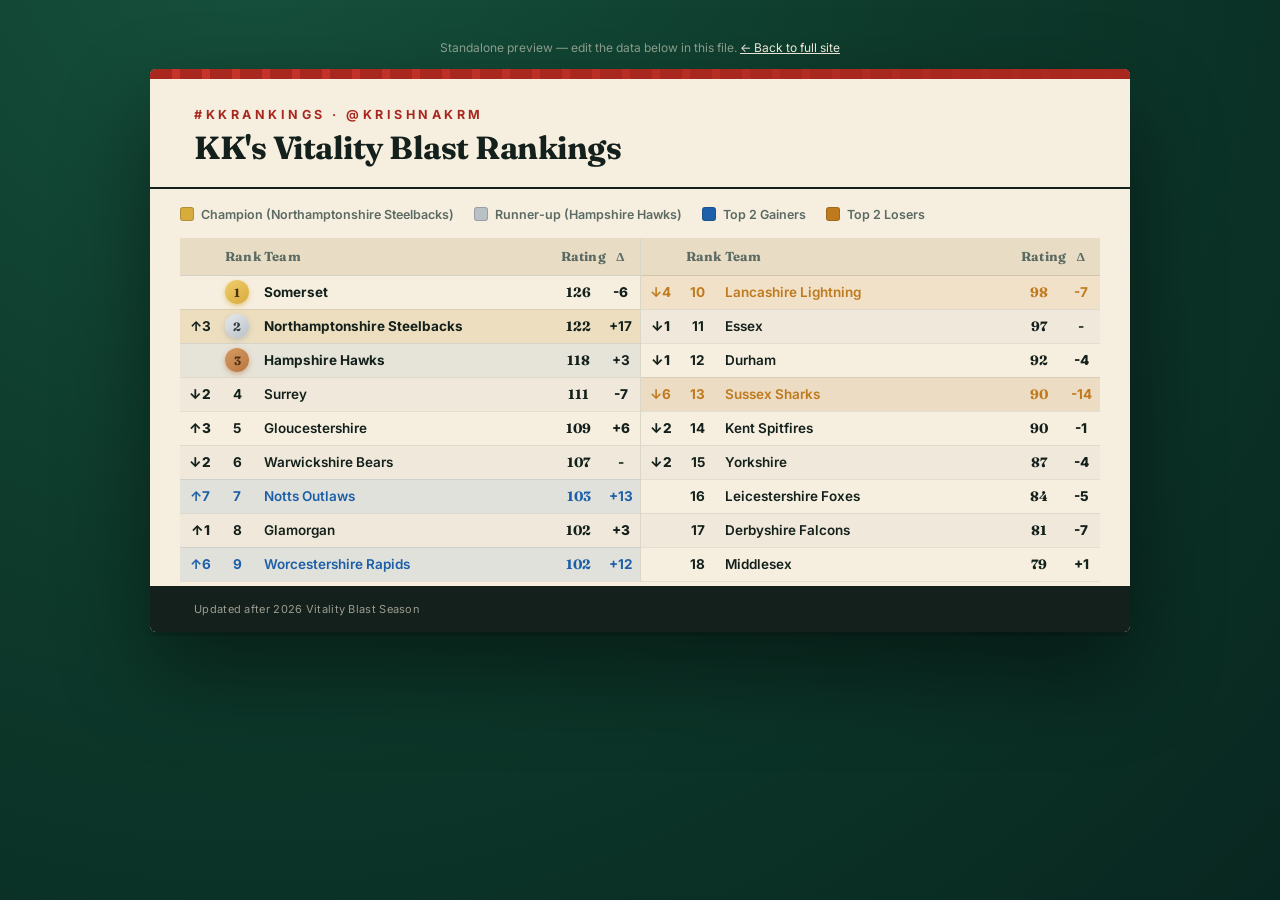
<file: blast.html>
<!DOCTYPE html>
<html lang="en">
<head>
<meta charset="UTF-8">
<meta name="viewport" content="width=device-width, initial-scale=1.0">
<title>KK's Vitality Blast Rankings</title>
<link href="https://fonts.googleapis.com/css2?family=Fraunces:opsz,wght@9..144,500;9..144,600;9..144,700;9..144,900&family=Inter:wght@400;500;600;700;800&display=swap" rel="stylesheet">
<link rel="stylesheet" href="domestic-theme.css">
</head>
<body class="domestic-page-body">
<div style="width:100%;max-width:1240px;">
  <div class="domestic-standalone-note">Standalone preview — edit the data below in this file. <a href="index.html">← Back to full site</a></div>
  <div id="domesticboard"></div>
</div>

<!-- ============================================================
     EDIT THE RANKINGS DATA BELOW.
     Each row: rank, team, rating, delta (rating point change, e.g. "+13","-1","-"),
     arrow (position movement text, e.g. "↑6","↓3", or "" for no change),
     rowClass: "champion" | "runner-up" | "gainer" | "loser" | null
     ============================================================ -->
<script type="application/json" id="rankingsData" data-prefix="blast">
{
  "title": "KK's Vitality Blast Rankings",
  "subtitle": "Updated after 2026 Vitality Blast Season",
  "championBorder": false,
  "maxCols": 2,
  "legend": [
    { "type":"plain", "color":"var(--gold)", "label":"Champion (Northamptonshire Steelbacks)" },
    { "type":"plain", "color":"var(--silver)", "label":"Runner-up (Hampshire Hawks)" },
    { "type":"plain", "color":"var(--up)", "label":"Top 2 Gainers" },
    { "type":"plain", "color":"var(--down)", "label":"Top 2 Losers" }
  ],
  "rows": [
    { "rank":1,  "team":"Somerset",                    "rating":126, "delta":"-6",  "arrow":""   },
    { "rank":2,  "team":"Northamptonshire Steelbacks",  "rating":122, "delta":"+17", "arrow":"↑3", "rowClass":"champion" },
    { "rank":3,  "team":"Hampshire Hawks",              "rating":118, "delta":"+3",  "arrow":"",   "rowClass":"runner-up" },
    { "rank":4,  "team":"Surrey",                       "rating":111, "delta":"-7",  "arrow":"↓2" },
    { "rank":5,  "team":"Gloucestershire",              "rating":109, "delta":"+6",  "arrow":"↑3" },
    { "rank":6,  "team":"Warwickshire Bears",           "rating":107, "delta":"-",   "arrow":"↓2" },
    { "rank":7,  "team":"Notts Outlaws",                "rating":103, "delta":"+13", "arrow":"↑7", "rowClass":"gainer" },
    { "rank":8,  "team":"Glamorgan",                    "rating":102, "delta":"+3",  "arrow":"↑1" },
    { "rank":9,  "team":"Worcestershire Rapids",        "rating":102, "delta":"+12", "arrow":"↑6", "rowClass":"gainer" },
    { "rank":10, "team":"Lancashire Lightning",         "rating":98,  "delta":"-7",  "arrow":"↓4", "rowClass":"loser" },
    { "rank":11, "team":"Essex",                        "rating":97,  "delta":"-",   "arrow":"↓1" },
    { "rank":12, "team":"Durham",                       "rating":92,  "delta":"-4",  "arrow":"↓1" },
    { "rank":13, "team":"Sussex Sharks",                "rating":90,  "delta":"-14", "arrow":"↓6", "rowClass":"loser" },
    { "rank":14, "team":"Kent Spitfires",                "rating":90,  "delta":"-1",  "arrow":"↓2" },
    { "rank":15, "team":"Yorkshire",                     "rating":87,  "delta":"-4",  "arrow":"↓2" },
    { "rank":16, "team":"Leicestershire Foxes",          "rating":84,  "delta":"-5",  "arrow":""   },
    { "rank":17, "team":"Derbyshire Falcons",            "rating":81,  "delta":"-7",  "arrow":""   },
    { "rank":18, "team":"Middlesex",                     "rating":79,  "delta":"+1",  "arrow":""   }
  ]
}
</script>

<script src="domestic-rankings.js"></script>
</body>
</html>
</file>
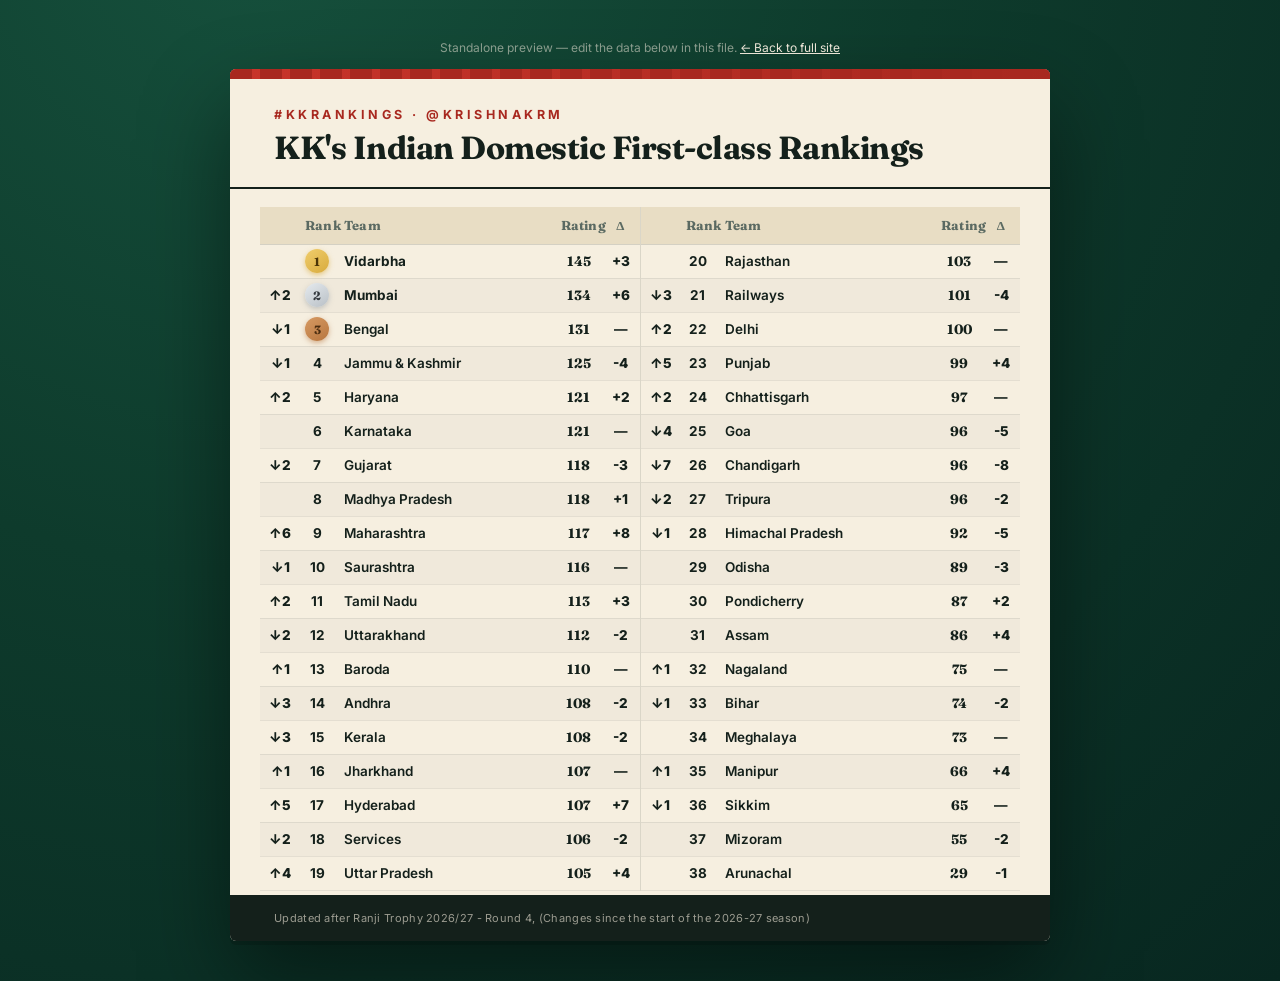
<file: ranji.html>
<!DOCTYPE html>
<html lang="en">
<head>
<meta charset="UTF-8">
<meta name="viewport" content="width=device-width, initial-scale=1.0">
<title>KK's Indian Domestic First-class Rankings</title>
<link href="https://fonts.googleapis.com/css2?family=Fraunces:opsz,wght@9..144,500;9..144,600;9..144,700;9..144,900&family=Inter:wght@400;500;600;700;800&display=swap" rel="stylesheet">
<link rel="stylesheet" href="domestic-theme.css">
</head>
<body class="domestic-page-body">
<div style="width:820px;max-width:100%;">
  <div class="domestic-standalone-note">Standalone preview — edit the data below in this file. <a href="index.html">← Back to full site</a></div>
  <div id="domesticboard"></div>
</div>

<!-- ============================================================
     EDIT THE RANKINGS DATA BELOW.
     Each row: rank, team, rating, delta (rating point change, e.g. "+13","-1","—"),
     arrow (position movement text, e.g. "↑6","↓3", or "" for no change),
     rowClass: "champion" | "runner-up" | "gainer" | "loser" | null
     ============================================================ -->
<script type="application/json" id="rankingsData" data-prefix="ranji">
{
  "title": "KK's Indian Domestic First-class Rankings",
  "subtitle": "Updated after Ranji Trophy 2026/27 - Round 4, (Changes since the start of the 2026-27 season)",
  "championBorder": false,
  "legend": [],
  "rows": [
    { "rank":1, "team":"Vidarbha", "rating":145, "delta":"+3", "arrow":"" },
    { "rank":2, "team":"Mumbai", "rating":134, "delta":"+6", "arrow":"↑2" },
    { "rank":3, "team":"Bengal", "rating":131, "delta":"—", "arrow":"↓1" },
    { "rank":4, "team":"Jammu & Kashmir", "rating":125, "delta":"-4", "arrow":"↓1" },
    { "rank":5, "team":"Haryana", "rating":121, "delta":"+2", "arrow":"↑2" },
    { "rank":6, "team":"Karnataka", "rating":121, "delta":"—", "arrow":"" },
    { "rank":7, "team":"Gujarat", "rating":118, "delta":"-3", "arrow":"↓2" },
    { "rank":8, "team":"Madhya Pradesh", "rating":118, "delta":"+1", "arrow":"" },
    { "rank":9, "team":"Maharashtra", "rating":117, "delta":"+8", "arrow":"↑6" },
    { "rank":10, "team":"Saurashtra", "rating":116, "delta":"—", "arrow":"↓1" },
    { "rank":11, "team":"Tamil Nadu", "rating":113, "delta":"+3", "arrow":"↑2" },
    { "rank":12, "team":"Uttarakhand", "rating":112, "delta":"-2", "arrow":"↓2" },
    { "rank":13, "team":"Baroda", "rating":110, "delta":"—", "arrow":"↑1" },
    { "rank":14, "team":"Andhra", "rating":108, "delta":"-2", "arrow":"↓3" },
    { "rank":15, "team":"Kerala", "rating":108, "delta":"-2", "arrow":"↓3" },
    { "rank":16, "team":"Jharkhand", "rating":107, "delta":"—", "arrow":"↑1" },
    { "rank":17, "team":"Hyderabad", "rating":107, "delta":"+7", "arrow":"↑5" },
    { "rank":18, "team":"Services", "rating":106, "delta":"-2", "arrow":"↓2" },
    { "rank":19, "team":"Uttar Pradesh", "rating":105, "delta":"+4", "arrow":"↑4" },
    { "rank":20, "team":"Rajasthan", "rating":103, "delta":"—", "arrow":"" },
    { "rank":21, "team":"Railways", "rating":101, "delta":"-4", "arrow":"↓3" },
    { "rank":22, "team":"Delhi", "rating":100, "delta":"—", "arrow":"↑2" },
    { "rank":23, "team":"Punjab", "rating":99, "delta":"+4", "arrow":"↑5" },
    { "rank":24, "team":"Chhattisgarh", "rating":97, "delta":"—", "arrow":"↑2" },
    { "rank":25, "team":"Goa", "rating":96, "delta":"-5", "arrow":"↓4" },
    { "rank":26, "team":"Chandigarh", "rating":96, "delta":"-8", "arrow":"↓7" },
    { "rank":27, "team":"Tripura", "rating":96, "delta":"-2", "arrow":"↓2" },
    { "rank":28, "team":"Himachal Pradesh", "rating":92, "delta":"-5", "arrow":"↓1" },
    { "rank":29, "team":"Odisha", "rating":89, "delta":"-3", "arrow":"" },
    { "rank":30, "team":"Pondicherry", "rating":87, "delta":"+2", "arrow":"" },
    { "rank":31, "team":"Assam", "rating":86, "delta":"+4", "arrow":"" },
    { "rank":32, "team":"Nagaland", "rating":75, "delta":"—", "arrow":"↑1" },
    { "rank":33, "team":"Bihar", "rating":74, "delta":"-2", "arrow":"↓1" },
    { "rank":34, "team":"Meghalaya", "rating":73, "delta":"—", "arrow":"" },
    { "rank":35, "team":"Manipur", "rating":66, "delta":"+4", "arrow":"↑1" },
    { "rank":36, "team":"Sikkim", "rating":65, "delta":"—", "arrow":"↓1" },
    { "rank":37, "team":"Mizoram", "rating":55, "delta":"-2", "arrow":"" },
    { "rank":38, "team":"Arunachal", "rating":29, "delta":"-1", "arrow":"" }
  ]
}
</script>

<script src="domestic-rankings.js"></script>
</body>
</html>
</file>
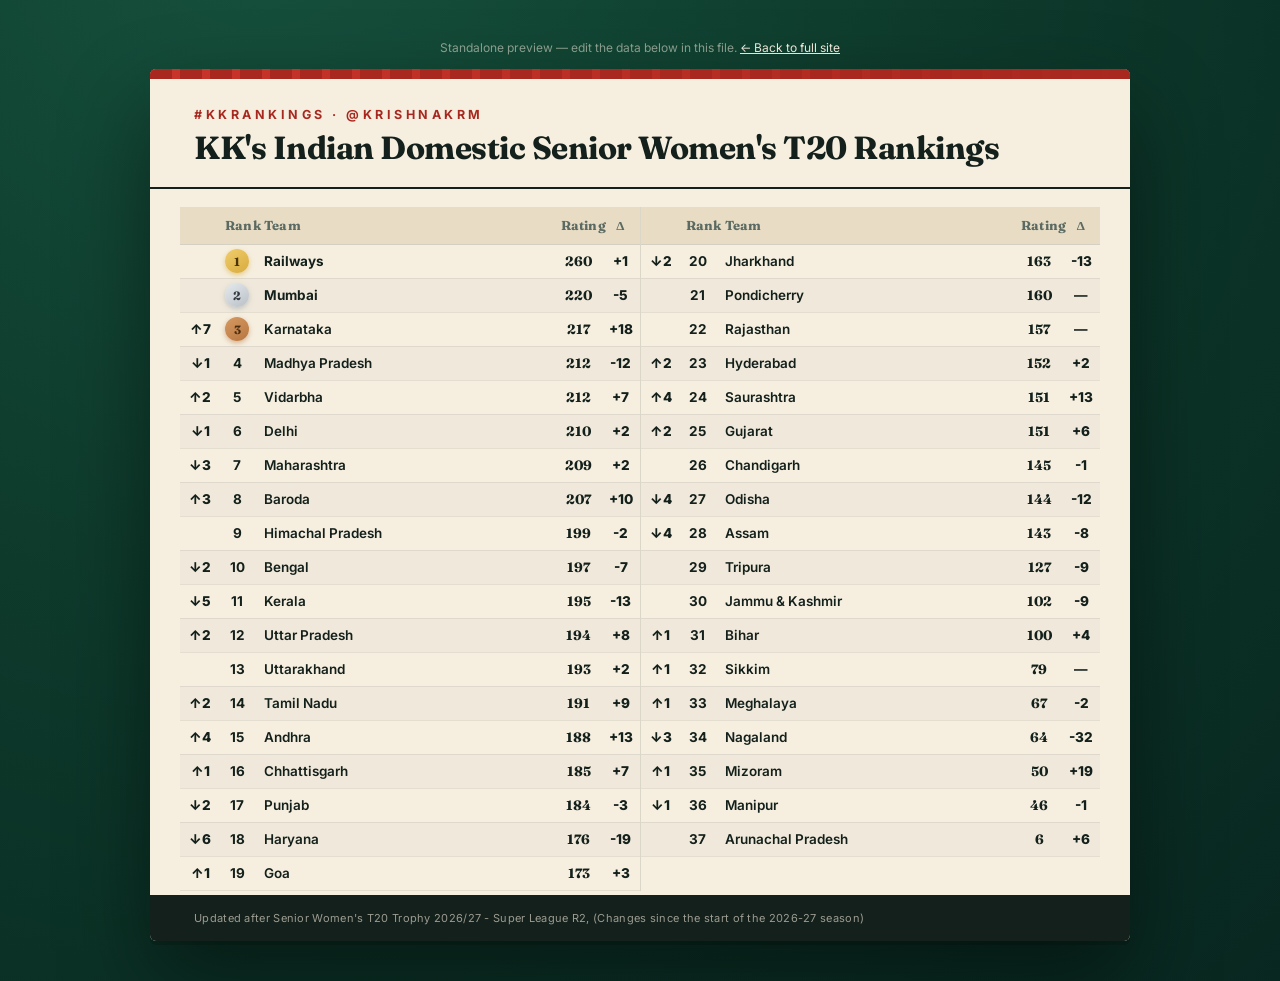
<file: senior-womens-t20.html>
<!DOCTYPE html>
<html lang="en">
<head>
<meta charset="UTF-8">
<meta name="viewport" content="width=device-width, initial-scale=1.0">
<title>KK's Indian Domestic Senior Women's T20 Rankings</title>
<link href="https://fonts.googleapis.com/css2?family=Fraunces:opsz,wght@9..144,500;9..144,600;9..144,700;9..144,900&family=Inter:wght@400;500;600;700;800&display=swap" rel="stylesheet">
<link rel="stylesheet" href="domestic-theme.css">
</head>
<body class="domestic-page-body">
<div style="width:100%;max-width:980px;">
  <div class="domestic-standalone-note">Standalone preview — edit the data below in this file. <a href="index.html">← Back to full site</a></div>
  <div id="domesticboard"></div>
</div>

<!-- ============================================================
     EDIT THE RANKINGS DATA BELOW.
     Each row: rank, team, rating, delta (rating point change, e.g. "+13","-1","—"),
     arrow (position movement text, e.g. "↑6","↓3", or "" for no change),
     rowClass: "champion" | "runner-up" | "gainer" | "loser" | null
     ============================================================ -->
<script type="application/json" id="rankingsData" data-prefix="senior-womens-t20">
{
  "title": "KK's Indian Domestic Senior Women's T20 Rankings",
  "subtitle": "Updated after Senior Women's T20 Trophy 2026/27 - Super League R2, (Changes since the start of the 2026-27 season)",
  "championBorder": false,
  "legend": [],
  "rows": [
    { "rank":1, "team":"Railways", "rating":260, "delta":"+1", "arrow":"" },
    { "rank":2, "team":"Mumbai", "rating":220, "delta":"-5", "arrow":"" },
    { "rank":3, "team":"Karnataka", "rating":217, "delta":"+18", "arrow":"↑7" },
    { "rank":4, "team":"Madhya Pradesh", "rating":212, "delta":"-12", "arrow":"↓1" },
    { "rank":5, "team":"Vidarbha", "rating":212, "delta":"+7", "arrow":"↑2" },
    { "rank":6, "team":"Delhi", "rating":210, "delta":"+2", "arrow":"↓1" },
    { "rank":7, "team":"Maharashtra", "rating":209, "delta":"+2", "arrow":"↓3" },
    { "rank":8, "team":"Baroda", "rating":207, "delta":"+10", "arrow":"↑3" },
    { "rank":9, "team":"Himachal Pradesh", "rating":199, "delta":"-2", "arrow":"" },
    { "rank":10, "team":"Bengal", "rating":197, "delta":"-7", "arrow":"↓2" },
    { "rank":11, "team":"Kerala", "rating":195, "delta":"-13", "arrow":"↓5" },
    { "rank":12, "team":"Uttar Pradesh", "rating":194, "delta":"+8", "arrow":"↑2" },
    { "rank":13, "team":"Uttarakhand", "rating":193, "delta":"+2", "arrow":"" },
    { "rank":14, "team":"Tamil Nadu", "rating":191, "delta":"+9", "arrow":"↑2" },
    { "rank":15, "team":"Andhra", "rating":188, "delta":"+13", "arrow":"↑4" },
    { "rank":16, "team":"Chhattisgarh", "rating":185, "delta":"+7", "arrow":"↑1" },
    { "rank":17, "team":"Punjab", "rating":184, "delta":"-3", "arrow":"↓2" },
    { "rank":18, "team":"Haryana", "rating":176, "delta":"-19", "arrow":"↓6" },
    { "rank":19, "team":"Goa", "rating":173, "delta":"+3", "arrow":"↑1" },
    { "rank":20, "team":"Jharkhand", "rating":163, "delta":"-13", "arrow":"↓2" },
    { "rank":21, "team":"Pondicherry", "rating":160, "delta":"—", "arrow":"" },
    { "rank":22, "team":"Rajasthan", "rating":157, "delta":"—", "arrow":"" },
    { "rank":23, "team":"Hyderabad", "rating":152, "delta":"+2", "arrow":"↑2" },
    { "rank":24, "team":"Saurashtra", "rating":151, "delta":"+13", "arrow":"↑4" },
    { "rank":25, "team":"Gujarat", "rating":151, "delta":"+6", "arrow":"↑2" },
    { "rank":26, "team":"Chandigarh", "rating":145, "delta":"-1", "arrow":"" },
    { "rank":27, "team":"Odisha", "rating":144, "delta":"-12", "arrow":"↓4" },
    { "rank":28, "team":"Assam", "rating":143, "delta":"-8", "arrow":"↓4" },
    { "rank":29, "team":"Tripura", "rating":127, "delta":"-9", "arrow":"" },
    { "rank":30, "team":"Jammu & Kashmir", "rating":102, "delta":"-9", "arrow":"" },
    { "rank":31, "team":"Bihar", "rating":100, "delta":"+4", "arrow":"↑1" },
    { "rank":32, "team":"Sikkim", "rating":79, "delta":"—", "arrow":"↑1" },
    { "rank":33, "team":"Meghalaya", "rating":67, "delta":"-2", "arrow":"↑1" },
    { "rank":34, "team":"Nagaland", "rating":64, "delta":"-32", "arrow":"↓3" },
    { "rank":35, "team":"Mizoram", "rating":50, "delta":"+19", "arrow":"↑1" },
    { "rank":36, "team":"Manipur", "rating":46, "delta":"-1", "arrow":"↓1" },
    { "rank":37, "team":"Arunachal Pradesh", "rating":6, "delta":"+6", "arrow":"" }
  ]
}
</script>

<script src="domestic-rankings.js"></script>
</body>
</html>
</file>
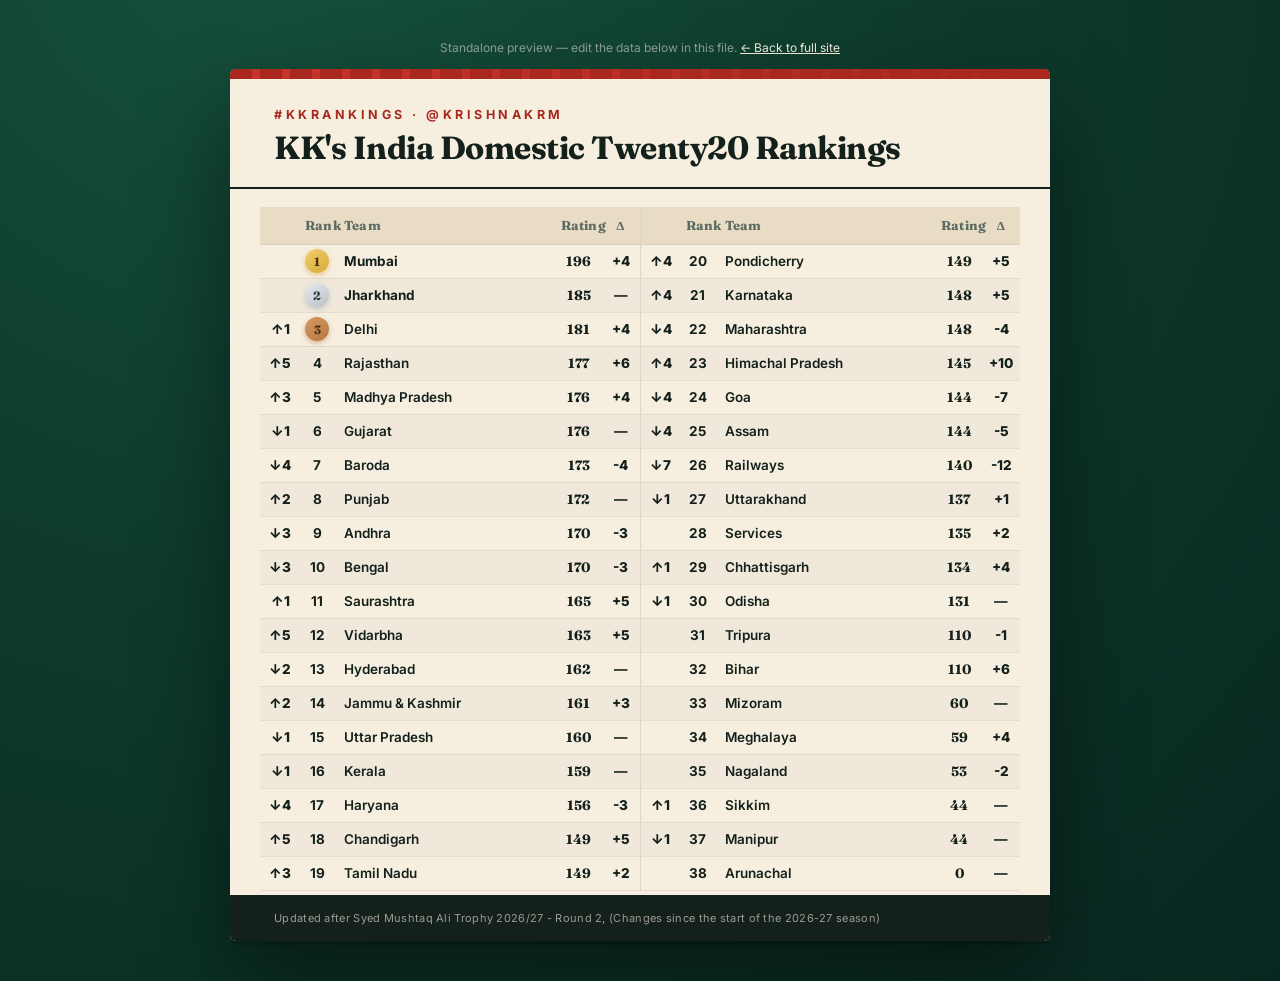
<file: smat.html>
<!DOCTYPE html>
<html lang="en">
<head>
<meta charset="UTF-8">
<meta name="viewport" content="width=device-width, initial-scale=1.0">
<title>KK's Indian Domestic SMAT Rankings</title>
<link href="https://fonts.googleapis.com/css2?family=Fraunces:opsz,wght@9..144,500;9..144,600;9..144,700;9..144,900&family=Inter:wght@400;500;600;700;800&display=swap" rel="stylesheet">
<link rel="stylesheet" href="domestic-theme.css">
</head>
<body class="domestic-page-body">
<div style="width:820px;max-width:100%;">
  <div class="domestic-standalone-note">Standalone preview — edit the data below in this file. <a href="index.html">← Back to full site</a></div>
  <div id="domesticboard"></div>
</div>

<script type="application/json" id="rankingsData" data-prefix="smat">
{
  "title": "KK's India Domestic Twenty20 Rankings",
  "subtitle": "Updated after Syed Mushtaq Ali Trophy 2026/27 - Round 2, (Changes since the start of the 2026-27 season)",
  "championBorder": false,
  "legend": [],
  "rows": [
    { "rank":1, "team":"Mumbai", "rating":196, "delta":"+4", "arrow":"" },
    { "rank":2, "team":"Jharkhand", "rating":185, "delta":"—", "arrow":"" },
    { "rank":3, "team":"Delhi", "rating":181, "delta":"+4", "arrow":"↑1" },
    { "rank":4, "team":"Rajasthan", "rating":177, "delta":"+6", "arrow":"↑5" },
    { "rank":5, "team":"Madhya Pradesh", "rating":176, "delta":"+4", "arrow":"↑3" },
    { "rank":6, "team":"Gujarat", "rating":176, "delta":"—", "arrow":"↓1" },
    { "rank":7, "team":"Baroda", "rating":173, "delta":"-4", "arrow":"↓4" },
    { "rank":8, "team":"Punjab", "rating":172, "delta":"—", "arrow":"↑2" },
    { "rank":9, "team":"Andhra", "rating":170, "delta":"-3", "arrow":"↓3" },
    { "rank":10, "team":"Bengal", "rating":170, "delta":"-3", "arrow":"↓3" },
    { "rank":11, "team":"Saurashtra", "rating":165, "delta":"+5", "arrow":"↑1" },
    { "rank":12, "team":"Vidarbha", "rating":163, "delta":"+5", "arrow":"↑5" },
    { "rank":13, "team":"Hyderabad", "rating":162, "delta":"—", "arrow":"↓2" },
    { "rank":14, "team":"Jammu & Kashmir", "rating":161, "delta":"+3", "arrow":"↑2" },
    { "rank":15, "team":"Uttar Pradesh", "rating":160, "delta":"—", "arrow":"↓1" },
    { "rank":16, "team":"Kerala", "rating":159, "delta":"—", "arrow":"↓1" },
    { "rank":17, "team":"Haryana", "rating":156, "delta":"-3", "arrow":"↓4" },
    { "rank":18, "team":"Chandigarh", "rating":149, "delta":"+5", "arrow":"↑5" },
    { "rank":19, "team":"Tamil Nadu", "rating":149, "delta":"+2", "arrow":"↑3" },
    { "rank":20, "team":"Pondicherry", "rating":149, "delta":"+5", "arrow":"↑4" },
    { "rank":21, "team":"Karnataka", "rating":148, "delta":"+5", "arrow":"↑4" },
    { "rank":22, "team":"Maharashtra", "rating":148, "delta":"-4", "arrow":"↓4" },
    { "rank":23, "team":"Himachal Pradesh", "rating":145, "delta":"+10", "arrow":"↑4" },
    { "rank":24, "team":"Goa", "rating":144, "delta":"-7", "arrow":"↓4" },
    { "rank":25, "team":"Assam", "rating":144, "delta":"-5", "arrow":"↓4" },
    { "rank":26, "team":"Railways", "rating":140, "delta":"-12", "arrow":"↓7" },
    { "rank":27, "team":"Uttarakhand", "rating":137, "delta":"+1", "arrow":"↓1" },
    { "rank":28, "team":"Services", "rating":135, "delta":"+2", "arrow":"" },
    { "rank":29, "team":"Chhattisgarh", "rating":134, "delta":"+4", "arrow":"↑1" },
    { "rank":30, "team":"Odisha", "rating":131, "delta":"—", "arrow":"↓1" },
    { "rank":31, "team":"Tripura", "rating":110, "delta":"-1", "arrow":"" },
    { "rank":32, "team":"Bihar", "rating":110, "delta":"+6", "arrow":"" },
    { "rank":33, "team":"Mizoram", "rating":60, "delta":"—", "arrow":"" },
    { "rank":34, "team":"Meghalaya", "rating":59, "delta":"+4", "arrow":"" },
    { "rank":35, "team":"Nagaland", "rating":53, "delta":"-2", "arrow":"" },
    { "rank":36, "team":"Sikkim", "rating":44, "delta":"—", "arrow":"↑1" },
    { "rank":37, "team":"Manipur", "rating":44, "delta":"—", "arrow":"↓1" },
    { "rank":38, "team":"Arunachal", "rating":0, "delta":"—", "arrow":"" }
  ]
}
</script>

<script src="domestic-rankings.js"></script>
</body>
</html>
</file>
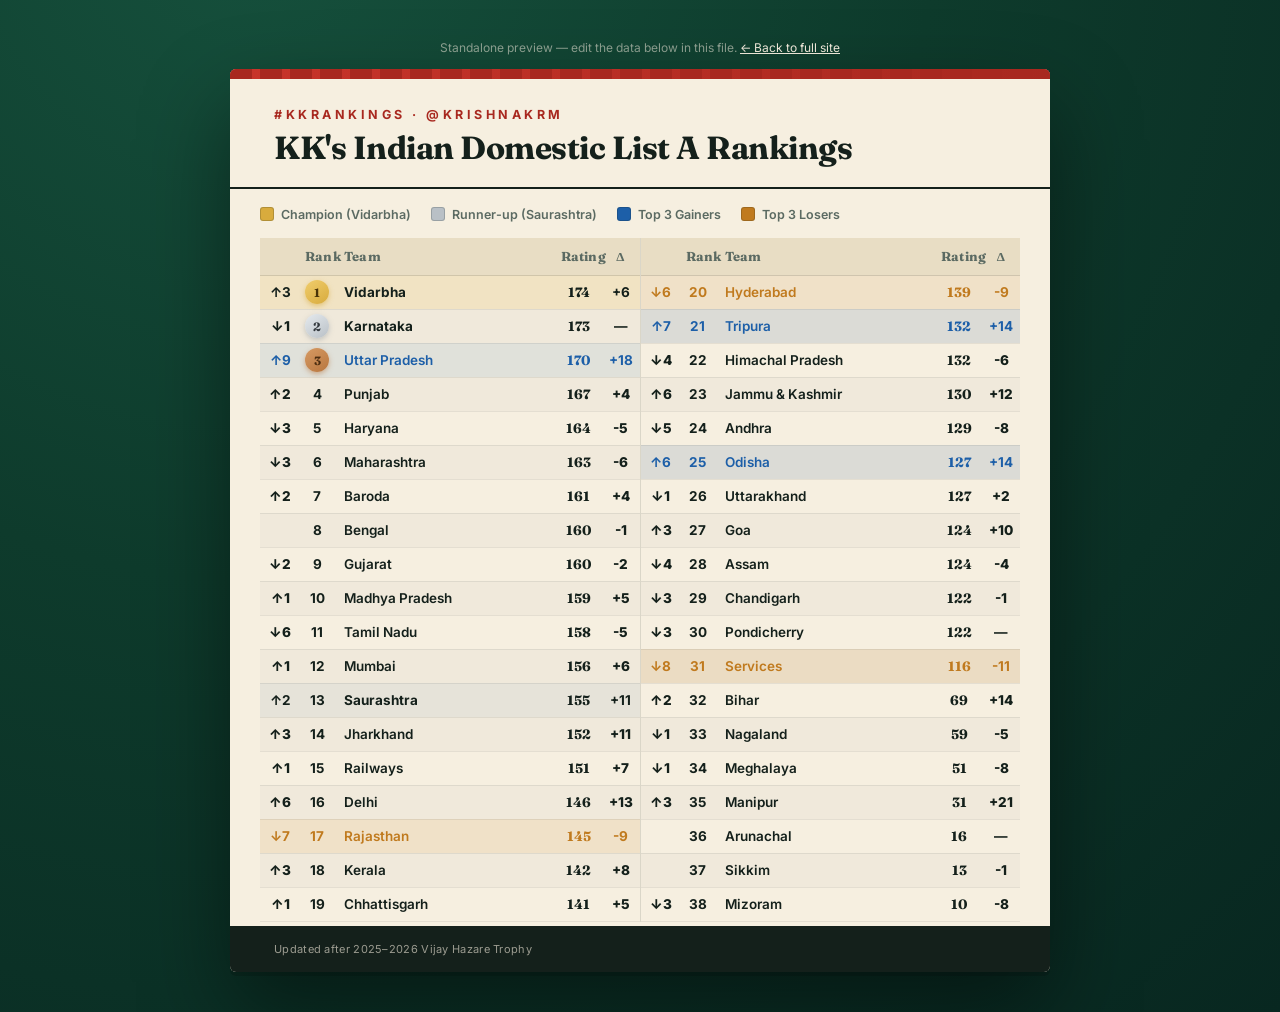
<file: vijay-hazare.html>
<!DOCTYPE html>
<html lang="en">
<head>
<meta charset="UTF-8">
<meta name="viewport" content="width=device-width, initial-scale=1.0">
<title>KK's Indian Domestic Vijay Hazare Trophy Rankings</title>
<link href="https://fonts.googleapis.com/css2?family=Fraunces:opsz,wght@9..144,500;9..144,600;9..144,700;9..144,900&family=Inter:wght@400;500;600;700;800&display=swap" rel="stylesheet">
<link rel="stylesheet" href="domestic-theme.css">
</head>
<body class="domestic-page-body">
<div style="width:820px;max-width:100%;">
  <div class="domestic-standalone-note">Standalone preview — edit the data below in this file. <a href="index.html">← Back to full site</a></div>
  <div id="domesticboard"></div>
</div>

<script type="application/json" id="rankingsData" data-prefix="vijay-hazare">
{
  "title": "KK's Indian Domestic List A Rankings",
  "subtitle": "Updated after 2025–2026 Vijay Hazare Trophy",
  "championBorder": false,
  "legend": [
    { "type":"plain", "color":"var(--gold)", "label":"Champion (Vidarbha)" },
    { "type":"plain", "color":"var(--silver)", "label":"Runner-up (Saurashtra)" },
    { "type":"plain", "color":"var(--up)", "label":"Top 3 Gainers" },
    { "type":"plain", "color":"var(--down)", "label":"Top 3 Losers" }
  ],
  "rows": [
    { "rank":1,  "team":"Vidarbha",        "rating":174, "delta":"+6", "arrow":"↑3",  "rowClass":"champion" },
    { "rank":2,  "team":"Karnataka",       "rating":173, "delta":"—",  "arrow":"↓1" },
    { "rank":3,  "team":"Uttar Pradesh",   "rating":170, "delta":"+18","arrow":"↑9",  "rowClass":"gainer" },
    { "rank":4,  "team":"Punjab",          "rating":167, "delta":"+4", "arrow":"↑2" },
    { "rank":5,  "team":"Haryana",         "rating":164, "delta":"-5", "arrow":"↓3" },
    { "rank":6,  "team":"Maharashtra",     "rating":163, "delta":"-6", "arrow":"↓3" },
    { "rank":7,  "team":"Baroda",          "rating":161, "delta":"+4", "arrow":"↑2" },
    { "rank":8,  "team":"Bengal",          "rating":160, "delta":"-1", "arrow":"" },
    { "rank":9,  "team":"Gujarat",         "rating":160, "delta":"-2", "arrow":"↓2" },
    { "rank":10, "team":"Madhya Pradesh",  "rating":159, "delta":"+5", "arrow":"↑1" },
    { "rank":11, "team":"Tamil Nadu",      "rating":158, "delta":"-5", "arrow":"↓6" },
    { "rank":12, "team":"Mumbai",          "rating":156, "delta":"+6", "arrow":"↑1" },
    { "rank":13, "team":"Saurashtra",      "rating":155, "delta":"+11","arrow":"↑2",  "rowClass":"runner-up" },
    { "rank":14, "team":"Jharkhand",       "rating":152, "delta":"+11","arrow":"↑3" },
    { "rank":15, "team":"Railways",        "rating":151, "delta":"+7", "arrow":"↑1" },
    { "rank":16, "team":"Delhi",           "rating":146, "delta":"+13","arrow":"↑6" },
    { "rank":17, "team":"Rajasthan",       "rating":145, "delta":"-9", "arrow":"↓7",  "rowClass":"loser" },
    { "rank":18, "team":"Kerala",          "rating":142, "delta":"+8", "arrow":"↑3" },
    { "rank":19, "team":"Chhattisgarh",    "rating":141, "delta":"+5", "arrow":"↑1" },
    { "rank":20, "team":"Hyderabad",       "rating":139, "delta":"-9", "arrow":"↓6",  "rowClass":"loser" },
    { "rank":21, "team":"Tripura",         "rating":132, "delta":"+14","arrow":"↑7",  "rowClass":"gainer" },
    { "rank":22, "team":"Himachal Pradesh","rating":132, "delta":"-6", "arrow":"↓4" },
    { "rank":23, "team":"Jammu & Kashmir","rating":130,"delta":"+12","arrow":"↑6" },
    { "rank":24, "team":"Andhra",          "rating":129, "delta":"-8", "arrow":"↓5" },
    { "rank":25, "team":"Odisha",          "rating":127, "delta":"+14","arrow":"↑6",  "rowClass":"gainer" },
    { "rank":26, "team":"Uttarakhand",     "rating":127, "delta":"+2", "arrow":"↓1" },
    { "rank":27, "team":"Goa",             "rating":124, "delta":"+10","arrow":"↑3" },
    { "rank":28, "team":"Assam",           "rating":124, "delta":"-4", "arrow":"↓4" },
    { "rank":29, "team":"Chandigarh",      "rating":122, "delta":"-1", "arrow":"↓3" },
    { "rank":30, "team":"Pondicherry",     "rating":122, "delta":"—",  "arrow":"↓3" },
    { "rank":31, "team":"Services",        "rating":116, "delta":"-11","arrow":"↓8",  "rowClass":"loser" },
    { "rank":32, "team":"Bihar",           "rating":69,  "delta":"+14","arrow":"↑2" },
    { "rank":33, "team":"Nagaland",        "rating":59,  "delta":"-5", "arrow":"↓1" },
    { "rank":34, "team":"Meghalaya",       "rating":51,  "delta":"-8", "arrow":"↓1" },
    { "rank":35, "team":"Manipur",         "rating":31,  "delta":"+21","arrow":"↑3" },
    { "rank":36, "team":"Arunachal",       "rating":16,  "delta":"—",  "arrow":"" },
    { "rank":37, "team":"Sikkim",          "rating":13,  "delta":"-1", "arrow":"" },
    { "rank":38, "team":"Mizoram",         "rating":10,  "delta":"-8", "arrow":"↓3" }
  ]
}
</script>

<script src="domestic-rankings.js"></script>
</body>
</html>
</file>
<file: domestic-theme.css>
/* ============================================================
   domestic-theme.css — Indian Domestic Rankings, unified with
   the board theme used across the site (cream/pitch-green,
   Fraunces + Inter). Class names are unchanged so
   domestic-rankings.js needs no edits.
   ============================================================ */

*, *::before, *::after { box-sizing: border-box; margin: 0; padding: 0; }

:root{
  --pitch:      #0e3b2c;
  --pitch-deep: #082720;
  --cream:      #f6efe0;
  --cream-dim:  #e8ddc4;
  --ball:       #a8281f;
  --ball-bright:#c8342a;
  --gold:       #d8ab3d;
  --silver:     #b9c0c6;
  --bronze:     #b8763f;
  --ink:        #14201b;
  --ink-soft:   #5b6a62;
  --up:         #1d5fa8;
  --down:       #c07a1e;
}

.domestic-page-body {
  background: radial-gradient(circle at 20% -10%, #16513d 0%, var(--pitch) 45%, var(--pitch-deep) 100%);
  font-family: 'Inter', sans-serif;
  display: flex;
  justify-content: center;
  align-items: flex-start;
  padding: 40px 20px;
  min-height: 100vh;
}

.domestic-container {
  background: var(--cream);
  border-radius: 6px;
  width: 100%;
  max-width: 100%;
  box-shadow: 0 40px 90px rgba(0,0,0,0.45), 0 4px 0 rgba(0,0,0,0.15);
  position: relative;
  overflow: hidden;
  margin: 0 auto;
}
.domestic-container.max-cols-1 { max-width: 560px; }
.domestic-container.max-cols-2 { max-width: 980px; }
.domestic-container.max-cols-3 { max-width: 1520px; }

.domestic-top-bar {
  height: 10px;
  background:
    repeating-linear-gradient(90deg, var(--ball) 0 22px, transparent 22px 30px),
    linear-gradient(90deg, var(--ball-bright), var(--ball));
}

.domestic-header-area {
  padding: 28px 44px 20px;
  border-bottom: 2px solid var(--ink);
}

.eyebrow{
  font-size: 12.5px;
  font-weight: 700;
  letter-spacing: 3.5px;
  text-transform: uppercase;
  color: var(--ball);
  margin-bottom: 8px;
}

.domestic-header-area h1 {
  font-family: 'Fraunces', serif;
  font-size: 32px;
  font-weight: 700;
  color: var(--ink);
  letter-spacing: -0.5px;
  line-height: 1.15;
}

.domestic-body-area { padding: 18px 30px 4px; }

.domestic-legend {
  display: flex;
  flex-wrap: wrap;
  gap: 8px 20px;
  margin-bottom: 16px;
  font-size: 12.5px;
  font-weight: 600;
  color: var(--ink-soft);
}
.domestic-legend-item { display: flex; align-items: center; gap: 7px; }
.domestic-legend-box {
  width: 14px; height: 14px;
  border: 1px solid rgba(20,32,27,0.2);
  flex-shrink: 0;
  border-radius: 3px;
}
.domestic-legend-box.dual { border-left: 4px solid var(--up); }

.domestic-tables-wrapper {
  display: grid;
  gap: 1px;
  background: rgba(20,32,27,0.12);
  overflow-x: auto;
  -webkit-overflow-scrolling: touch;
}
.domestic-half { background: var(--cream); min-width: 0; }

.domestic-half table { width: 100%; border-collapse: collapse; table-layout: fixed; }
.domestic-half thead tr { background: var(--cream-dim); border-bottom: 1.5px solid rgba(20,32,27,0.15); }
.domestic-half thead th {
  padding: 10px 5px;
  font-family: 'Fraunces', serif;
  font-weight: 700;
  font-size: 13px;
  color: var(--ink-soft);
  text-align: center;
  letter-spacing: 0.2px;
}
.domestic-half thead th.team-col { text-align: left; padding-left: 10px; }

.domestic-half tbody tr { height: 34px; border-bottom: 1px solid rgba(20,32,27,0.08); }
.domestic-half tbody td {
  padding: 0 5px;
  text-align: center;
  color: var(--ink);
  font-size: 13.5px;
}
.domestic-half tbody td.team-col {
  text-align: left; padding-left: 10px; font-weight: 600; font-size: 13.5px;
  white-space: nowrap;
}
.domestic-half tbody tr:nth-child(odd)  { background-color: var(--cream); }
.domestic-half tbody tr:nth-child(even) { background-color: rgba(20,32,27,0.025); }

.domestic-arrow-col  { width: 40px; font-size: 11px; font-weight: 800; color: var(--ink-soft); }
.domestic-rank-col   { width: 34px; font-weight: 700; }
.domestic-rating-col { width: 46px; font-family: 'Fraunces', serif; font-weight: 700; }
.domestic-delta-col  { width: 38px; font-size: 12.5px; font-weight: 700; }

.domestic-rank-box {
  display: inline-flex;
  align-items: center;
  justify-content: center;
  width: 24px;
  height: 24px;
  border-radius: 50%;
  font-family: 'Fraunces', serif;
  font-weight: 700;
  font-size: 12px;
}
.domestic-rank-gold   { background: linear-gradient(145deg,#f0cd6c,var(--gold)); color: #4a3407; box-shadow: 0 2px 5px rgba(216,171,61,0.55); }
.domestic-rank-silver { background: linear-gradient(145deg,#e5eaee,var(--silver)); color: #33393e; box-shadow: 0 2px 5px rgba(150,160,168,0.5); }
.domestic-rank-bronze { background: linear-gradient(145deg,#d69a63,var(--bronze)); color: #4a2c10; box-shadow: 0 2px 5px rgba(184,118,63,0.5); }

tr.domestic-champion  td { background-color: rgba(216,171,61,0.18) !important; font-weight: 700; color: var(--ink); }
tr.domestic-runner-up td { background-color: rgba(185,192,198,0.28) !important; font-weight: 700; color: var(--ink); }
tr.domestic-gainer    td { background-color: rgba(29,95,168,0.10) !important; color: var(--up) !important; font-weight: 700; }
tr.domestic-loser     td { background-color: rgba(192,122,30,0.12) !important; color: var(--down) !important; font-weight: 700; }

tr.domestic-also-gainer td:first-child { border-left: 4px solid var(--up); }
tr.domestic-also-loser  td:first-child { border-left: 4px solid var(--down); }

.domestic-pos { color: var(--up); font-weight: 800; }
.domestic-neg { color: var(--down); font-weight: 800; }

.domestic-footer{
  padding: 16px 44px;
  background: var(--ink);
  color: rgba(246,239,224,0.6);
  font-size: 11px;
  letter-spacing: 0.3px;
  display: flex;
  justify-content: space-between;
  align-items: center;
  flex-wrap: wrap;
  gap: 6px;
}
.domestic-footer b{ color: var(--cream); }

.domestic-standalone-note{
  width: 1240px; max-width: 100%; margin: 0 auto 14px;
  font-size: 12px; color: rgba(246,239,224,0.55); text-align: center;
}
.domestic-standalone-note a{ color: var(--cream); text-decoration: underline; }

html{ overflow-x: hidden; }
@media (max-width: 640px){
  .domestic-page-body{ padding: 20px 10px; }
  .domestic-header-area{ padding: 20px 20px 16px; }
  .domestic-header-area h1{ font-size: 24px; }
  .domestic-body-area{ padding: 14px 16px 4px; }
  .domestic-footer{ padding: 12px 20px; }
}
</file>
